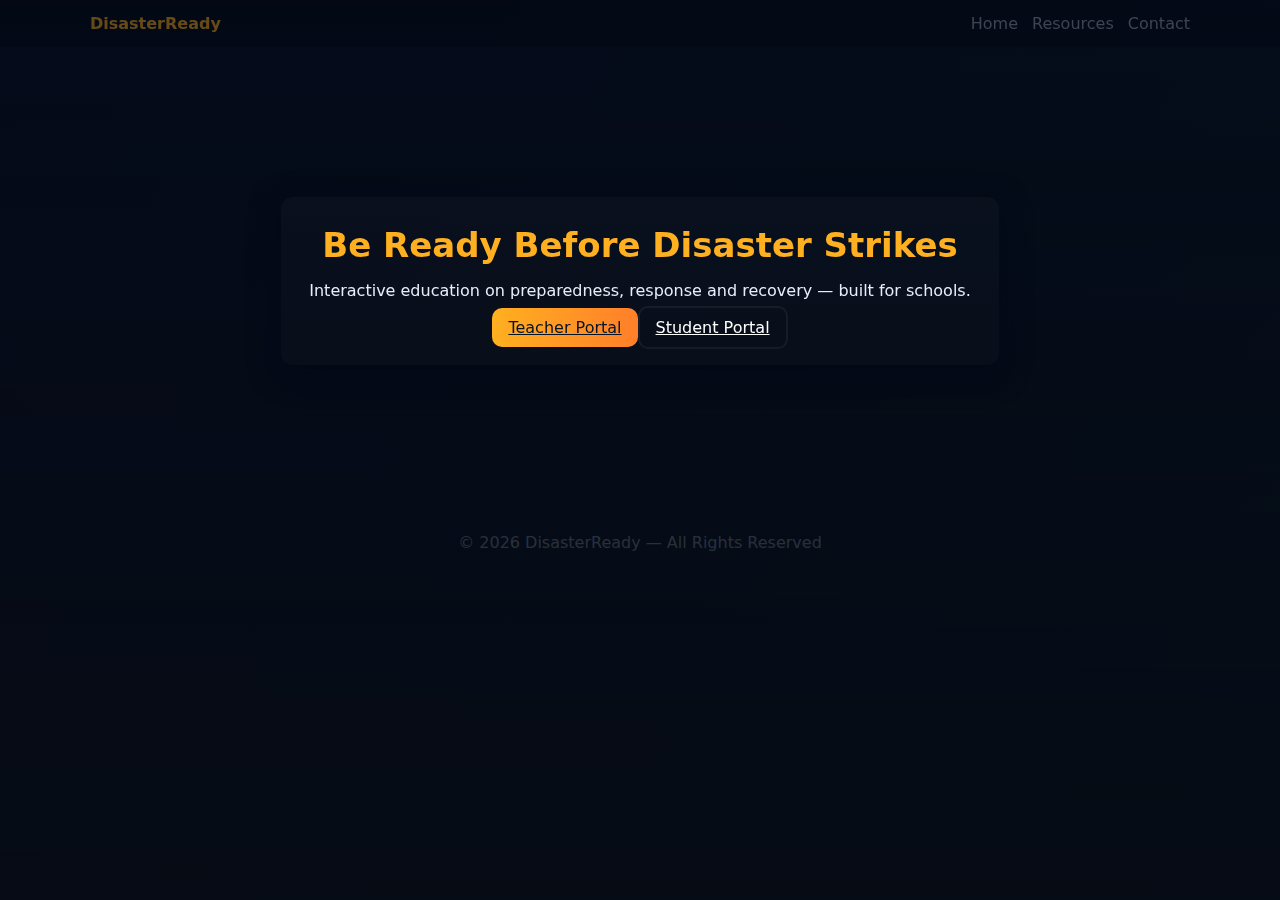
<file: index.html>
<!doctype html>
<html lang="en">
<head><meta charset="utf-8"/><meta name="viewport" content="width=device-width,initial-scale=1"/><title>DisasterReady — Home</title><link rel="stylesheet" href="style.css"></head>
<body class="page-root">
  <header class="topbar"><div class="container topbar-inner"><div class="brand">DisasterReady</div><nav class="nav"><a href="index.html">Home</a><a href="#">Resources</a><a href="#">Contact</a></nav></div></header>
  <main><section class="hero"><div class="hero-overlay"></div><div class="container hero-inner"><div class="hero-card"><h1 class="hero-title">Be Ready Before Disaster Strikes</h1><p class="hero-sub">Interactive education on preparedness, response and recovery — built for schools.</p><div class="cta-row"><a class="btn btn-primary" href="teacher-login.html">Teacher Portal</a><a class="btn btn-ghost" href="student-login.html">Student Portal</a></div></div></div></section></main>
  <footer class="site-footer"><div class="container"><div>© <span id="yearHome"></span> DisasterReady — All Rights Reserved</div></div></footer>
<script>document.getElementById('yearHome').textContent = new Date().getFullYear();</script>
</body></html>
</file>
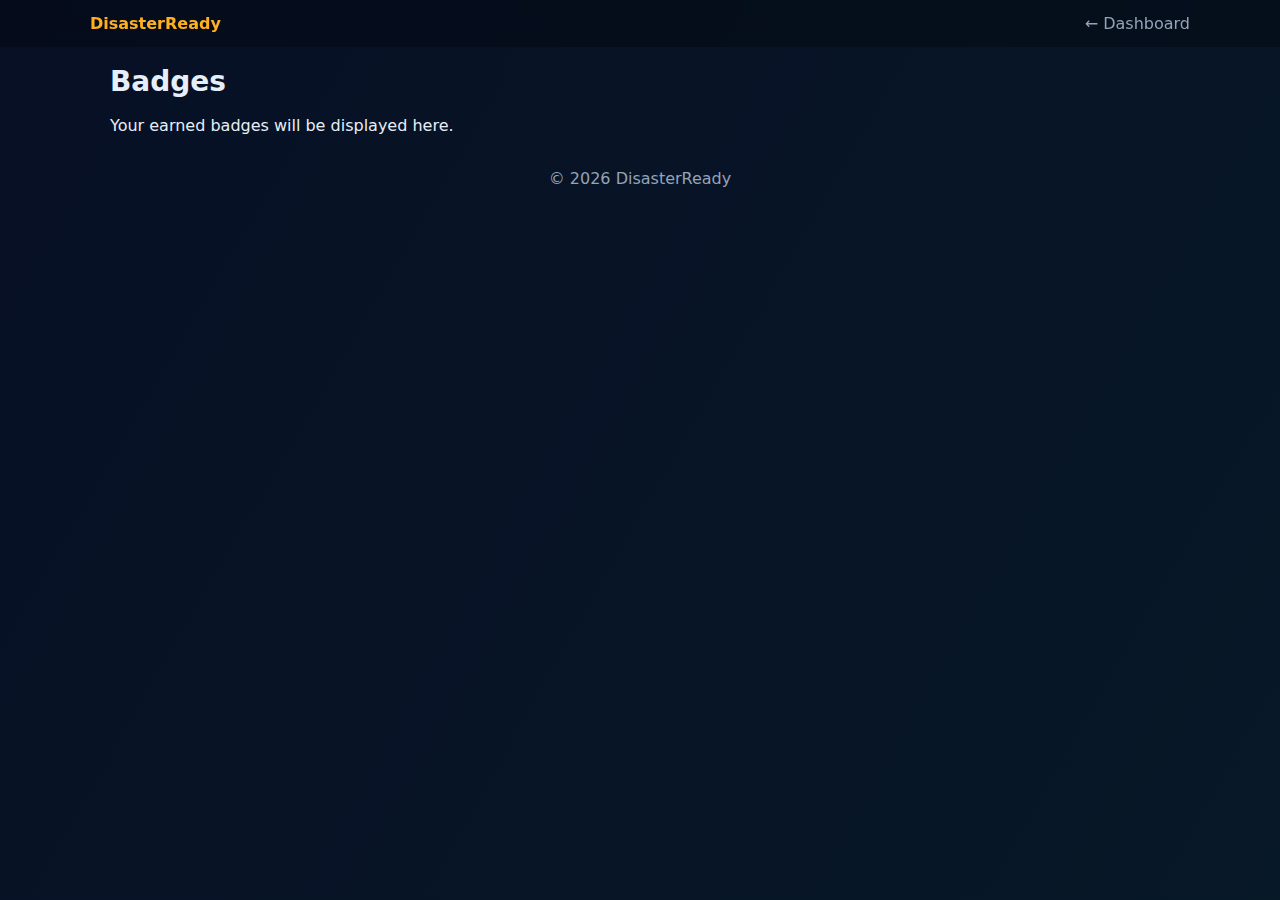
<file: badges.html>
<!doctype html><html lang="en"><head><meta charset="utf-8"/><meta name="viewport" content="width=device-width,initial-scale=1"/><title>Badges</title><link rel="stylesheet" href="style.css"></head><body><header class="topbar"><div class="container topbar-inner"><div class="brand">DisasterReady</div><nav class="nav"><a href="student-dashboard.html">← Dashboard</a></nav></div></header><main class="container"><h1 class="page-heading">Badges</h1><p class="muted">Your earned badges will be displayed here.</p><div id="badgesGrid" class="lessons-grid"></div></main><footer class="site-footer"><div class="container">© <span id="yearBadges"></span> DisasterReady</div></footer><script>document.getElementById('yearBadges').textContent=new Date().getFullYear();</script></body></html>
</file>
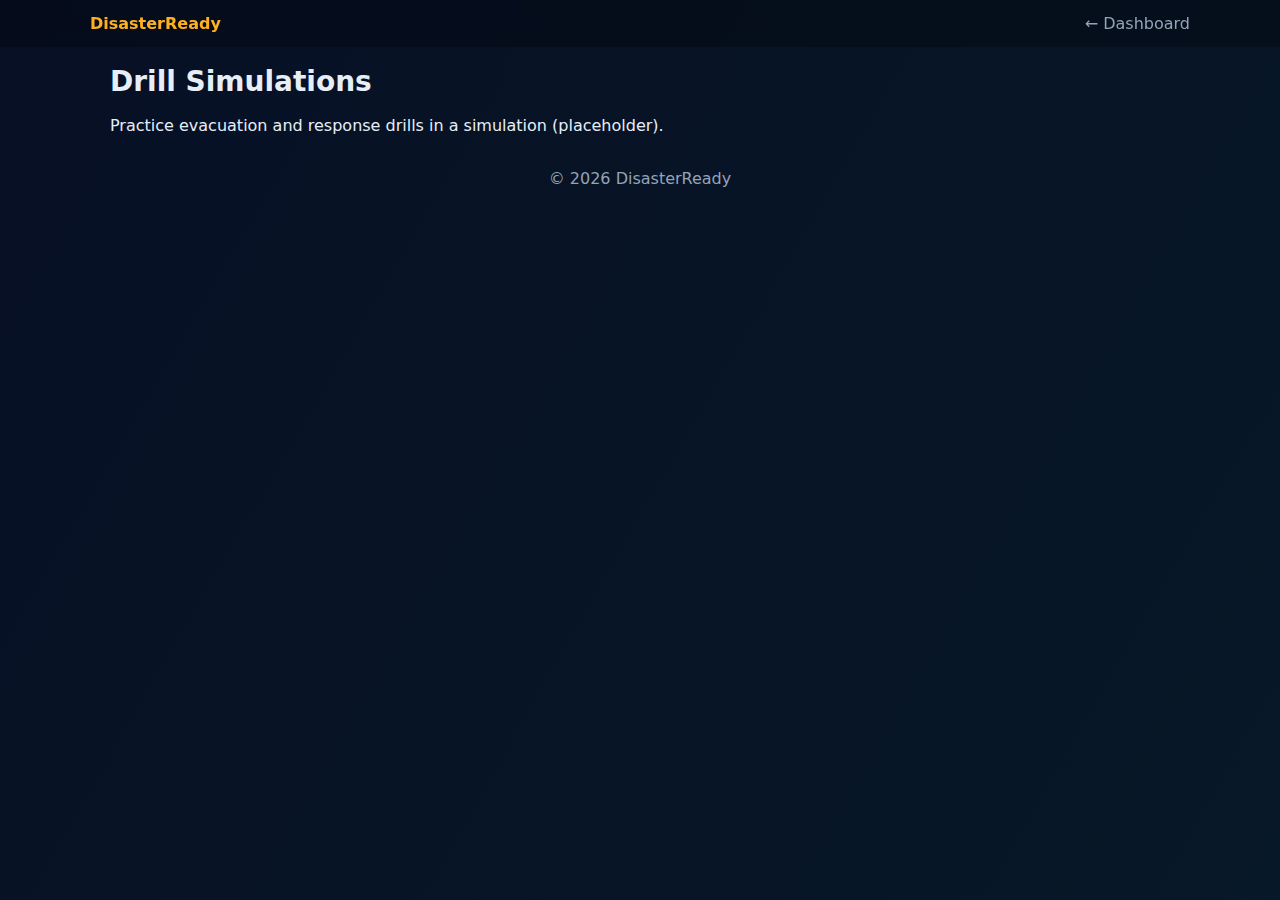
<file: drills.html>
<!doctype html><html lang="en"><head><meta charset="utf-8"/><meta name="viewport" content="width=device-width,initial-scale=1"/><title>Drills</title><link rel="stylesheet" href="style.css"></head><body><header class="topbar"><div class="container topbar-inner"><div class="brand">DisasterReady</div><nav class="nav"><a href="student-dashboard.html">← Dashboard</a></nav></div></header><main class="container"><h1 class="page-heading">Drill Simulations</h1><p class="muted">Practice evacuation and response drills in a simulation (placeholder).</p></main><footer class="site-footer"><div class="container">© <span id="yearDrills"></span> DisasterReady</div></footer><script>document.getElementById('yearDrills').textContent=new Date().getFullYear();</script></body></html>
</file>
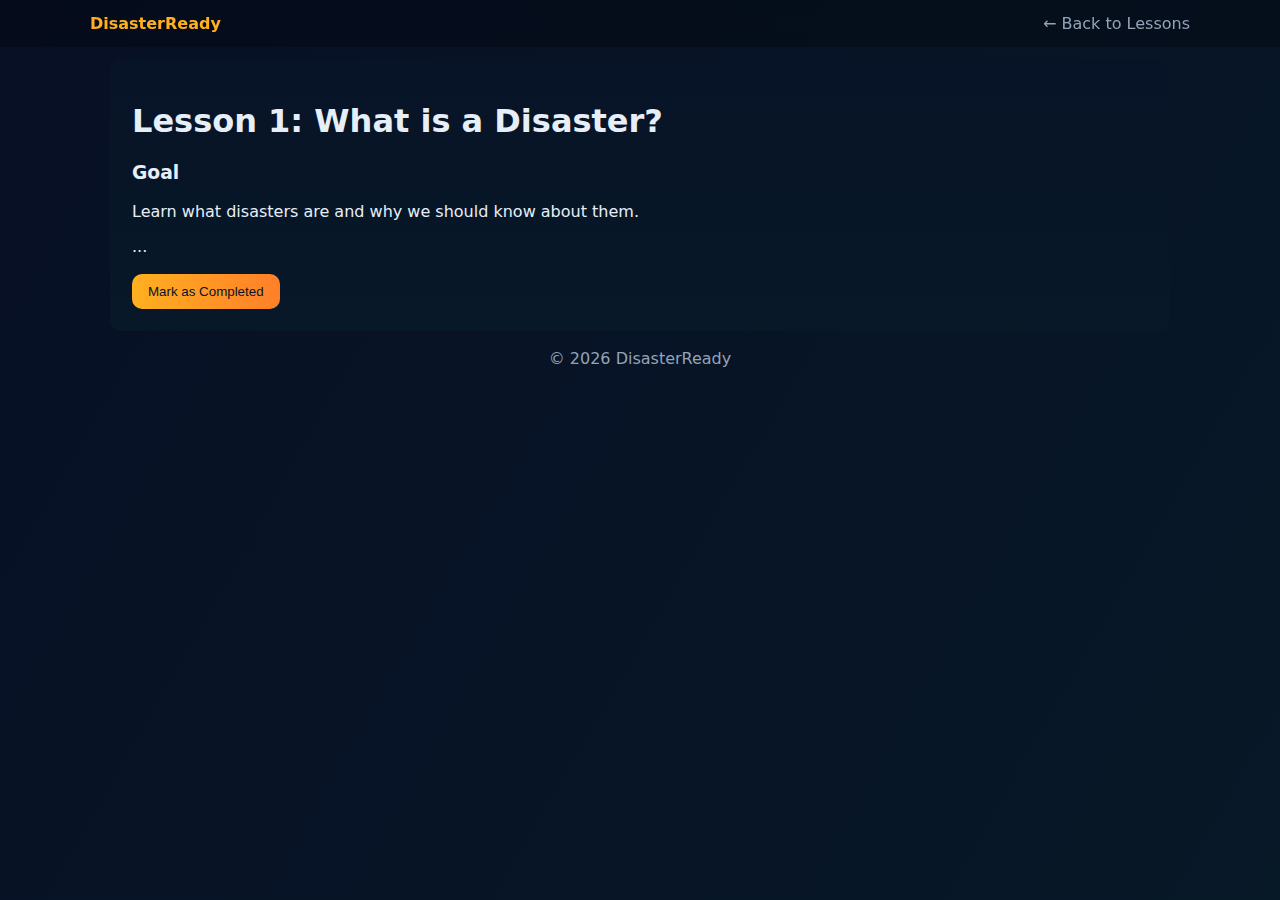
<file: lesson.html>
<!doctype html><html lang="en"><head><meta charset="utf-8"/><meta name="viewport" content="width=device-width,initial-scale=1"/><title>Lesson</title><link rel="stylesheet" href="style.css"></head><body class="lesson-page"><header class="topbar"><div class="container topbar-inner"><div class="brand">DisasterReady</div><nav class="nav"><a href="lessons.html">← Back to Lessons</a></nav></div></header><main class="container lesson-wrapper"><article class="lesson-article"><h1 id="lesson-title"></h1><div id="lesson-body" class="lesson-body"></div><div style="margin-top:18px"><button id="markComplete" class="btn btn-primary">Mark as Completed</button></div></article></main><footer class="site-footer"><div class="container">© <span id="yearLessonView"></span> DisasterReady</div></footer><script src="app.js"></script><script>document.getElementById('yearLessonView').textContent=new Date().getFullYear(); const params=new URLSearchParams(location.search); const id=parseInt(params.get('id')||'0',10); loadLessonById(id); document.getElementById('markComplete').onclick=function(){ const email=localStorage.getItem('studentEmail'); if(!email){ alert('Please login first'); location.href='student-login.html'; return; } const key='studentProgress_'+email; const prog=JSON.parse(localStorage.getItem(key)||'{}'); prog.lessons=prog.lessons||[]; if(!prog.lessons.includes(id)) prog.lessons.push(id); localStorage.setItem(key,JSON.stringify(prog)); alert('Lesson marked complete'); };</script></body></html>
</file>
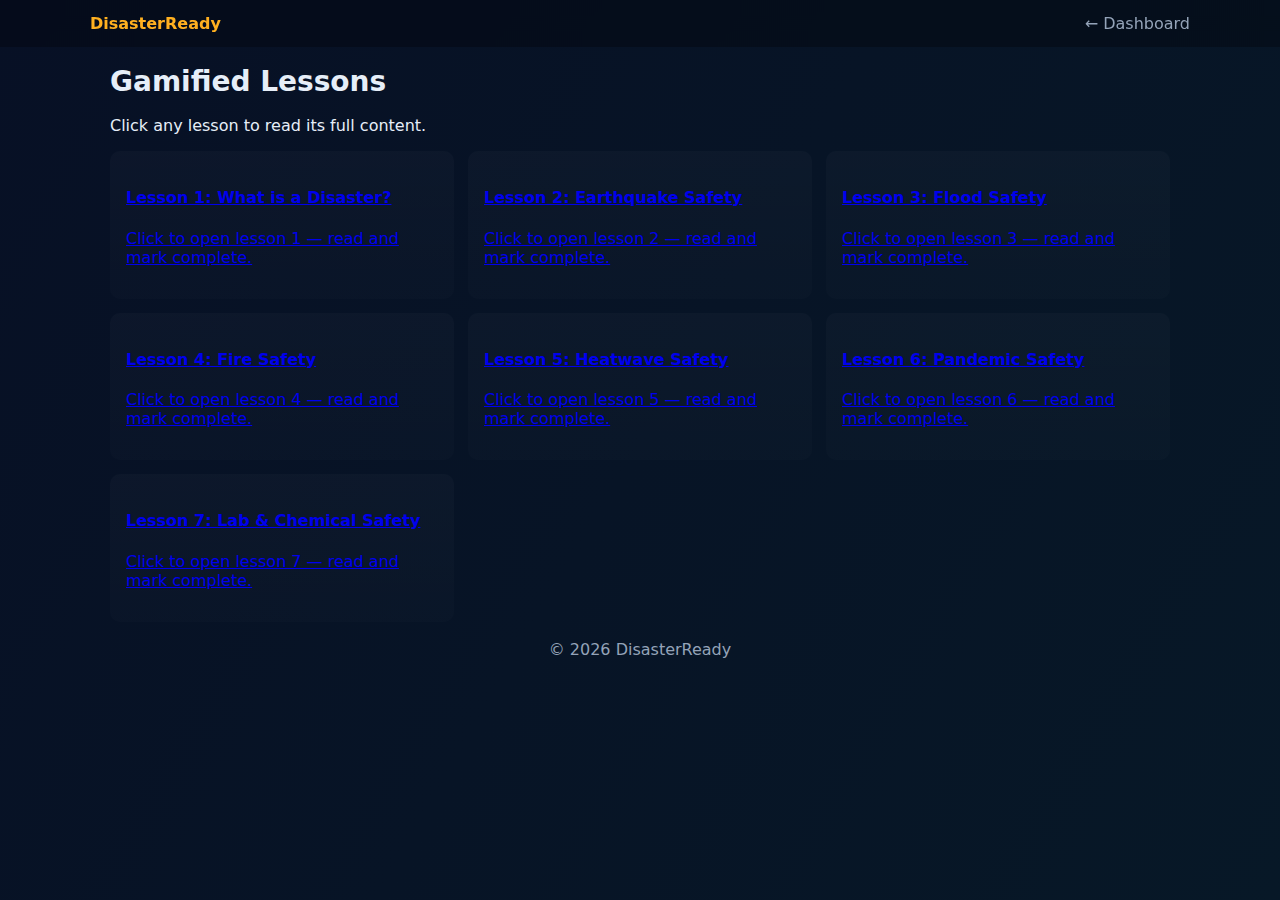
<file: lessons.html>
<!doctype html><html lang="en"><head><meta charset="utf-8"/><meta name="viewport" content="width=device-width,initial-scale=1"/><title>Gamified Lessons</title><link rel="stylesheet" href="style.css"><link href="https://fonts.googleapis.com/css2?family=Nunito:wght@400;600;700&display=swap" rel="stylesheet">
<link rel="stylesheet" href="https://cdnjs.cloudflare.com/ajax/libs/font-awesome/6.5.0/css/all.min.css">
<link rel="stylesheet" href="style.css">
</head><body class="lessons-page"><header class="topbar"><div class="container topbar-inner"><div class="brand">DisasterReady</div><nav class="nav"><a href="student-dashboard.html">← Dashboard</a></nav></div></header><main class="container"><h1 class="page-heading">Gamified Lessons</h1><p class="muted">Click any lesson to read its full content.</p><div id="lessonsGrid" class="lessons-grid"></div></main><footer class="site-footer"><div class="container">© <span id="yearLesson"></span> DisasterReady</div></footer><script src="app.js"></script><script>document.getElementById('yearLesson').textContent = new Date().getFullYear(); renderLessons();</script></body></html>
</file>
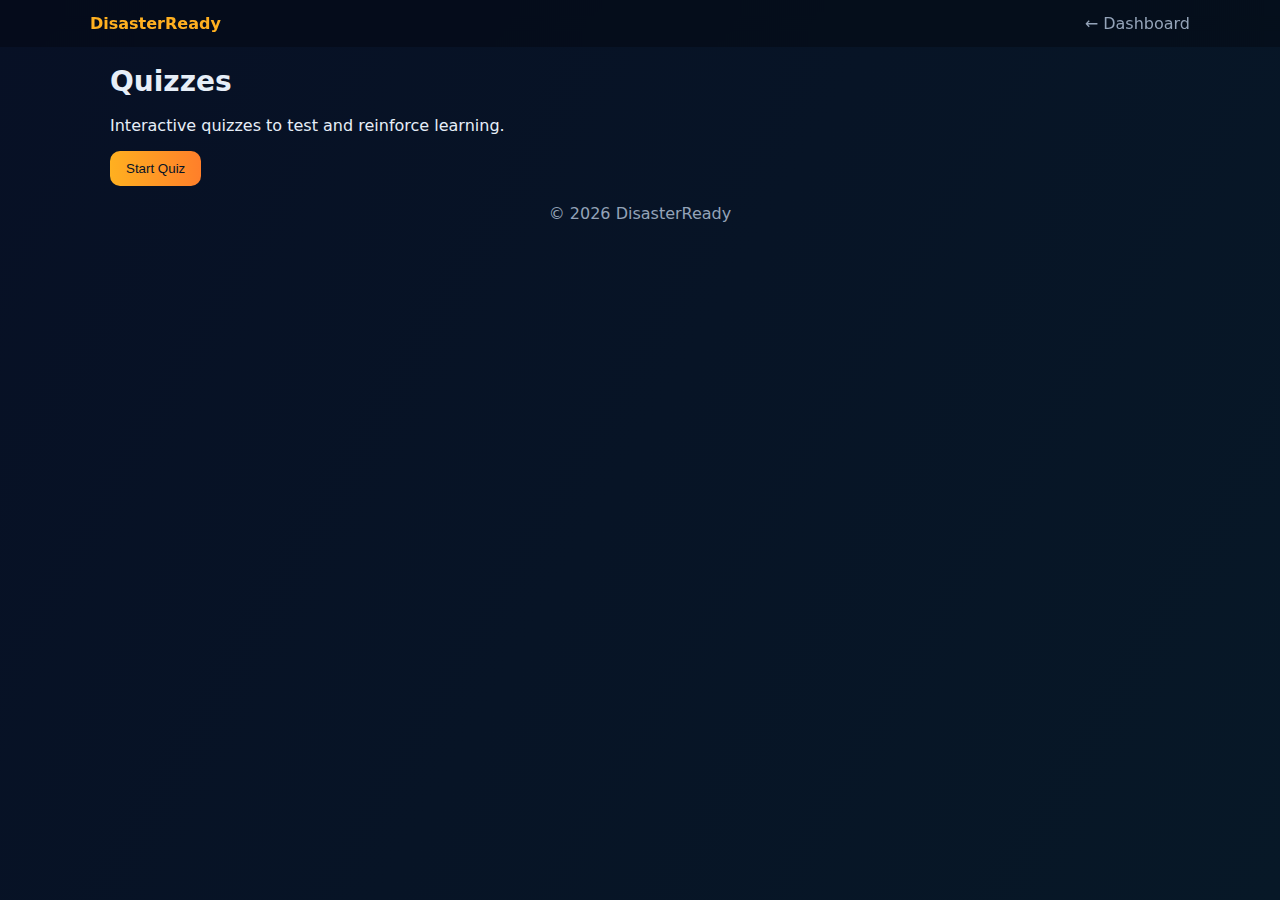
<file: quiz.html>
<!doctype html><html lang="en"><head><meta charset="utf-8"/><meta name="viewport" content="width=device-width,initial-scale=1"/><title>Quiz</title><link rel="stylesheet" href="style.css"></head><body class="quiz-page"><header class="topbar"><div class="container topbar-inner"><div class="brand">DisasterReady</div><nav class="nav"><a href="student-dashboard.html">← Dashboard</a></nav></div></header><main class="container"><h1 class="page-heading">Quizzes</h1><p class="muted">Interactive quizzes to test and reinforce learning.</p><section class="quiz-section"><div id="quizContainer"><button id="startBtn" class="btn btn-primary">Start Quiz</button><div id="quizContent" style="display:none; flex-direction: column;"><div id="question" class="quiz-question"></div><div id="answers" class="quiz-answers"></div><div id="feedback" class="quiz-feedback"></div><div id="tryAgainContainer"></div><div style="display:flex;gap:12px;flex-wrap:wrap;justify-content:center;margin-top:12px"><button id="nextBtn" class="btn btn-primary" style="display:none">Next</button><button id="exitBtn" class="btn btn-ghost" style="display:none">Exit</button></div></div><div id="resultsSummary" style="display:none; margin-top: 20px; font-weight: 700; font-size: 1.15rem; color: #5f005f"></div></div><div id="flowerBlast"></div></section></main><footer class="site-footer"><div class="container">© <span id="yearQuiz"></span> DisasterReady</div></footer><script src="app.js"></script><script src="quiz.js"></script><script>document.getElementById('yearQuiz').textContent = new Date().getFullYear();</script></body></html>
</file>
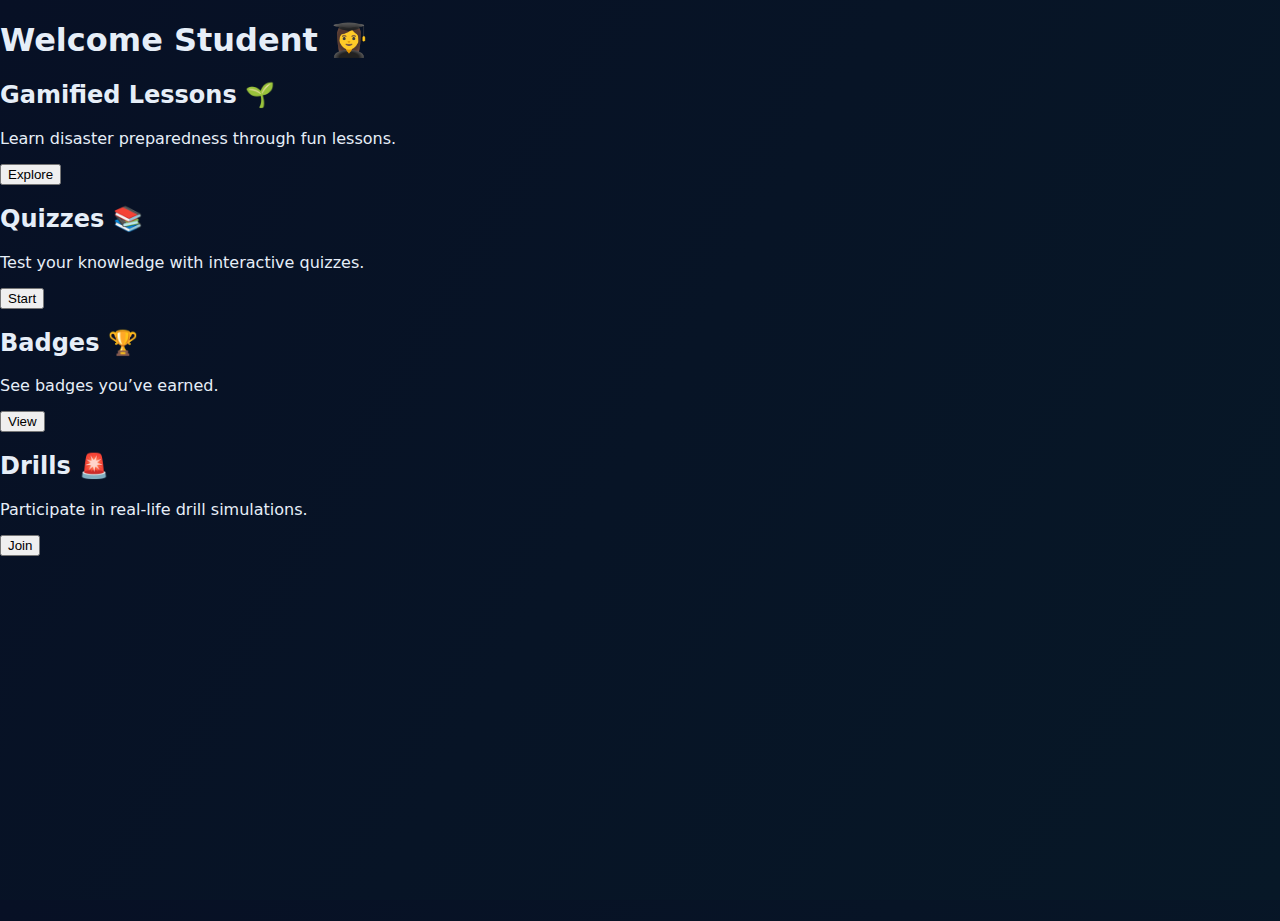
<file: student-dashboard.html>
<!doctype html><html lang="en"><head><meta charset="utf-8"/><meta name="viewport" content="width=device-width,initial-scale=1"/><title>Student Dashboard</title><link rel="stylesheet" href="style.css"></head><body>
  <h1>Welcome Student 👩‍🎓</h1>
  <div class="dashboard">
    <div class="card">
      <i class="fas fa-gamepad"></i>
      <h2>Gamified Lessons 🌱</h2>
      <p>Learn disaster preparedness through fun lessons.</p>
      <a href="gamified-lessons.html"><button>Explore</button></a>
  

  
      <i class="fas fa-question-circle"></i>
      <h2>Quizzes 📚</h2>
      <p>Test your knowledge with interactive quizzes.</p>
      <a href="quiz.html"><button>Start</button></a>
    </div>

    <div class="card">
      <i class="fas fa-trophy"></i>
      <h2>Badges 🏆</h2>
      <p>See badges you’ve earned.</p>
      <a href="badges.html"><button>View</button></a>
    

    
      <i class="fas fa-bullhorn"></i>
      <h2>Drills 🚨</h2>
      <p>Participate in real-life drill simulations.</p>
      <a href="drills.html"><button>Join</button></a>
    </div>
  </div>
</body>
</html>
</file>
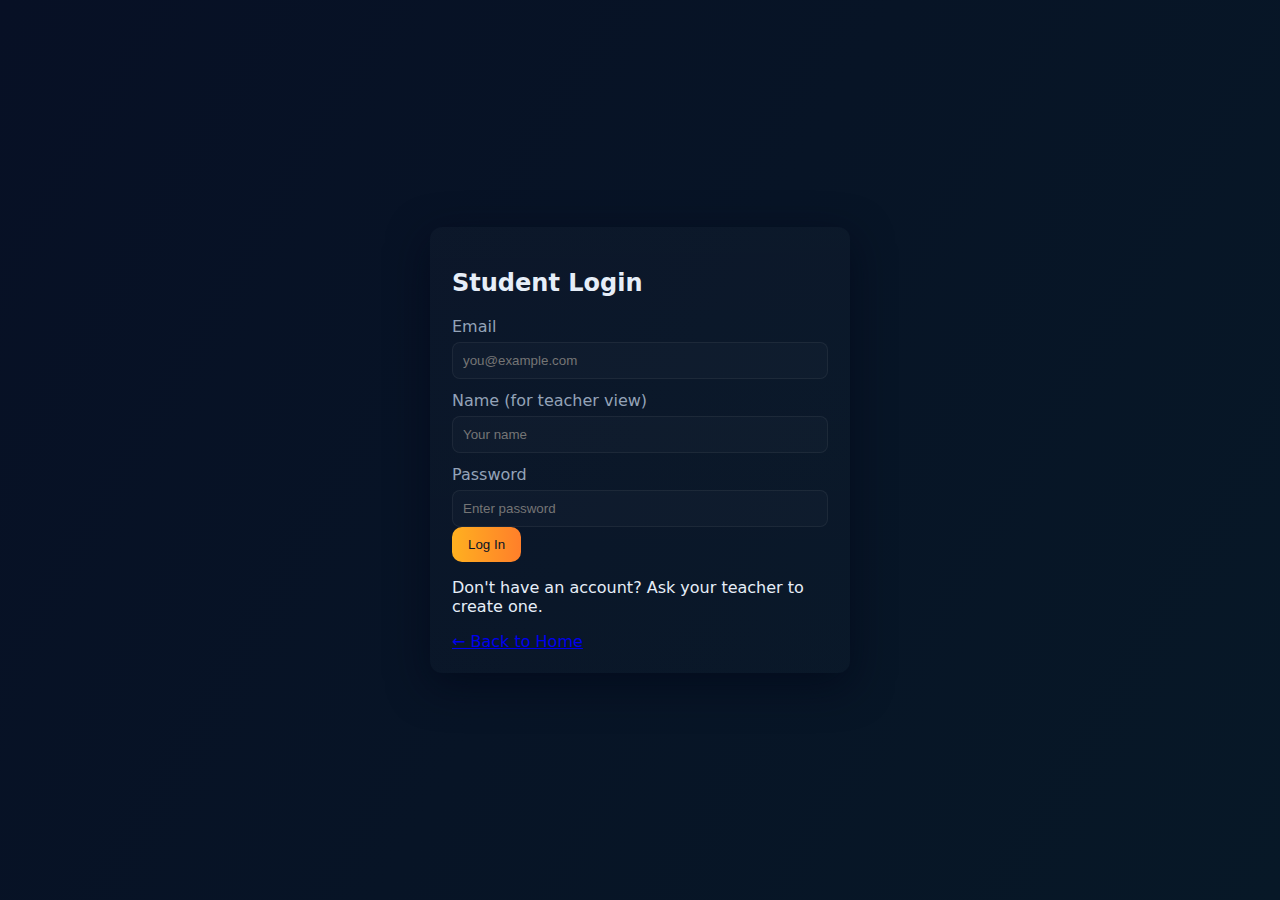
<file: student-login.html>
<!doctype html><html lang="en"><head><meta charset="utf-8"/><meta name="viewport" content="width=device-width,initial-scale=1"/><title>Student Login</title><link rel="stylesheet" href="style.css"></head><body class="auth-page"><div class="auth-container"><div class="auth-card"><h2>Student Login</h2><div id="saved-email-area" class="saved-email-area" style="display:none"><div class="label">Use saved email:</div><button id="use-saved-email" class="chip"></button></div><form id="student-login-form" onsubmit="loginStudent(event)"><label class="field-label">Email</label><input id="email" type="email" placeholder="you@example.com" required><label class="field-label">Name (for teacher view)</label><input id="name" type="text" placeholder="Your name" required><label class="field-label">Password</label><input id="password" type="password" placeholder="Enter password" required><button class="btn btn-primary" type="submit">Log In</button></form><p class="hint">Don't have an account? Ask your teacher to create one.</p><a class="link-back" href="index.html">← Back to Home</a></div></div><script src="app.js"></script><script>const saved = localStorage.getItem('studentEmail'); if (saved) { document.getElementById('saved-email-area').style.display = 'flex'; const chip = document.getElementById('use-saved-email'); chip.textContent = saved; chip.onclick = () => { document.getElementById('email').value = saved; }; }</script></body></html>
</file>
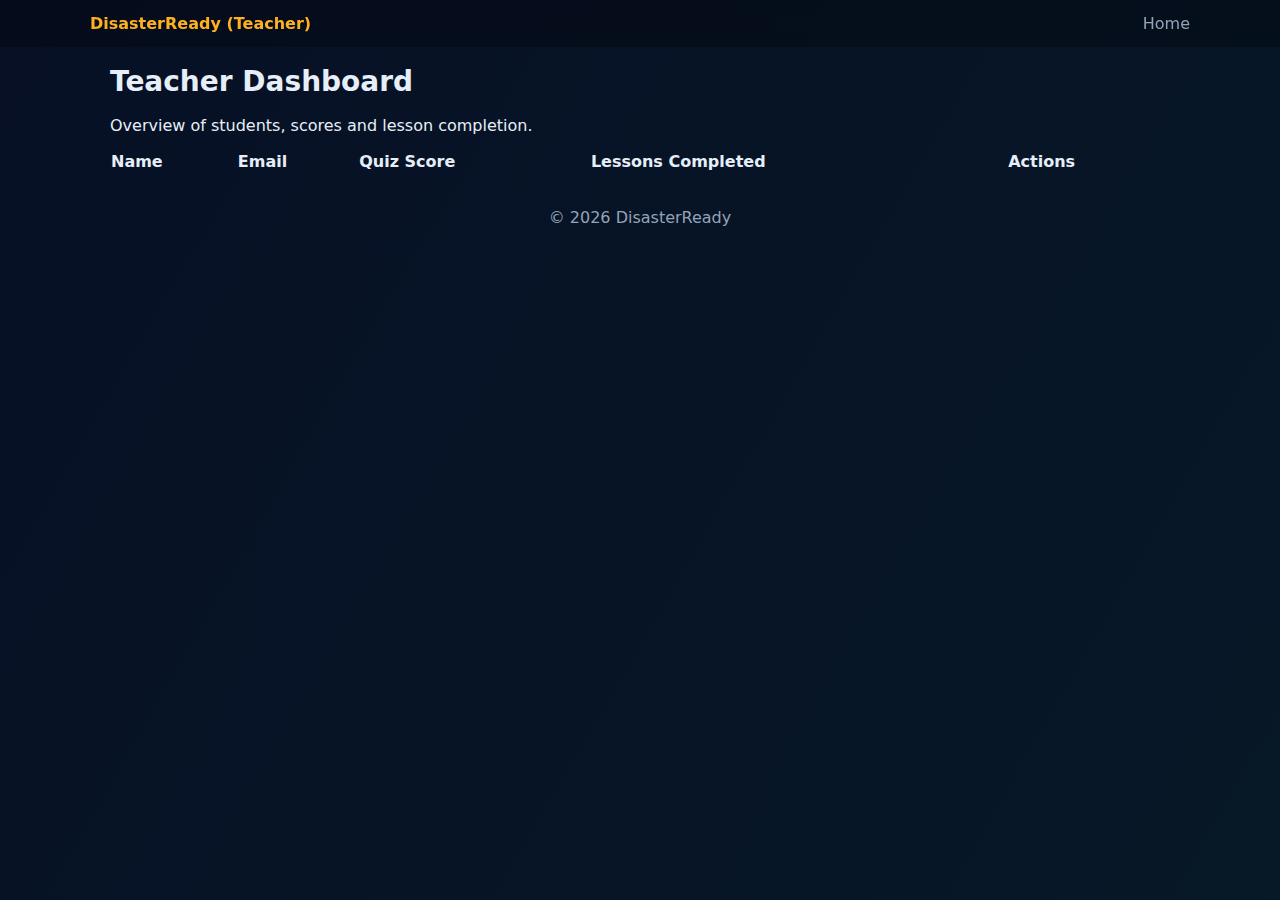
<file: teacher-dashboard.html>
<!doctype html><html lang="en"><head><meta charset="utf-8"/><meta name="viewport" content="width=device-width,initial-scale=1"/><title>Teacher Dashboard</title><link rel="stylesheet" href="style.css"></head><body><header class="topbar"><div class="container topbar-inner"><div class="brand">DisasterReady (Teacher)</div><nav class="nav"><a href="index.html">Home</a></nav></div></header><main class="container"><h1 class="page-heading">Teacher Dashboard</h1><p class="muted">Overview of students, scores and lesson completion.</p><div style="overflow:auto"><table id="studentsTable" style="width:100%;border-collapse:collapse"><thead><tr style="text-align:left"><th>Name</th><th>Email</th><th>Quiz Score</th><th>Lessons Completed</th><th>Actions</th></tr></thead><tbody></tbody></table></div><div id="studentDetail" style="margin-top:18px"></div></main><footer class="site-footer"><div class="container">© <span id="yearTeacher"></span> DisasterReady</div></footer><script src="app.js"></script><script>document.getElementById('yearTeacher').textContent=new Date().getFullYear(); renderTeacherTable();</script></body></html>
</file>
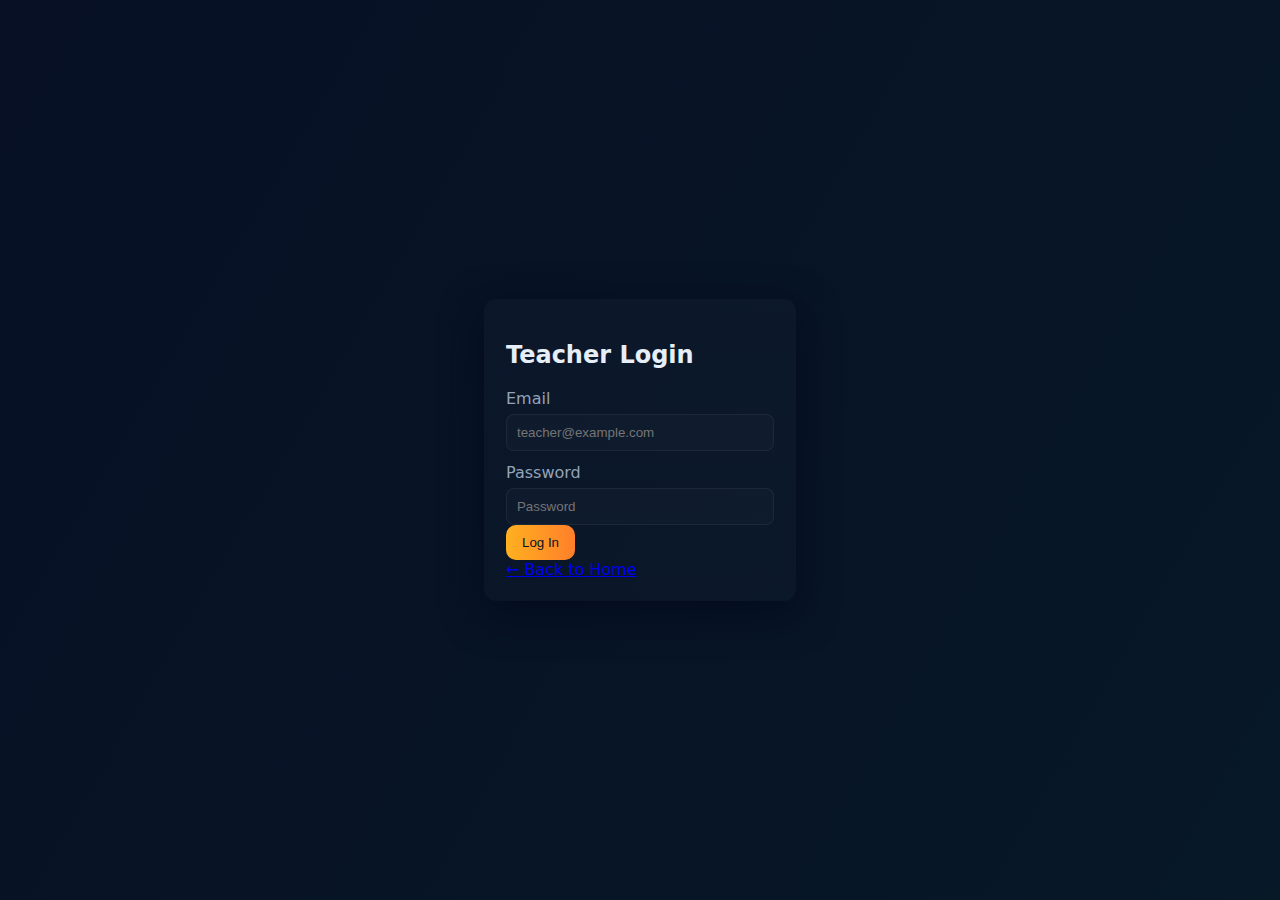
<file: teacher-login.html>
<!doctype html><html lang="en"><head><meta charset="utf-8"/><meta name="viewport" content="width=device-width,initial-scale=1"/><title>Teacher Login</title><link rel="stylesheet" href="style.css"></head><body class="auth-page"><div class="auth-container"><div class="auth-card"><h2>Teacher Login</h2><form id="teacher-login-form" onsubmit="loginTeacher(event)"><label class="field-label">Email</label><input id="t-email" type="email" placeholder="teacher@example.com" required><label class="field-label">Password</label><input id="t-password" type="password" placeholder="Password" required><button class="btn btn-primary" type="submit">Log In</button></form><a class="link-back" href="index.html">← Back to Home</a></div></div><script src="app.js"></script></body></html>
</file>
<file: style.css>
:root{--accent:#ffb020;--muted:#94a3b8;--glass: rgba(255,255,255,0.04);--radius:12px;--maxw:1100px}*{box-sizing:border-box}html,body{height:100%}body{margin:0;font-family:Inter,system-ui,Arial;background:linear-gradient(120deg,#071025,#071827);color:#e6eef8} .container{max-width:var(--maxw);margin:0 auto;padding:0 20px} .topbar{position:sticky;top:0;backdrop-filter: blur(6px);background:rgba(2,6,12,0.4)} .topbar-inner{display:flex;align-items:center;justify-content:space-between;padding:14px 0} .brand{font-weight:800;color:var(--accent)} .nav a{color:var(--muted);margin-left:14px;text-decoration:none}.hero{min-height:52vh;display:flex;align-items:center;justify-content:center;background-image:url('https://images.unsplash.com/photo-1509474520651-8c05f7c0b3f9?q=80&w=1600&auto=format&fit=crop');background-size:cover;background-position:center}.hero-overlay{position:absolute;inset:0;background:linear-gradient(180deg,rgba(3,7,18,0.6),rgba(6,10,18,0.85))}.hero-card{position:relative;padding:28px;border-radius:var(--radius);background:linear-gradient(180deg,rgba(255,255,255,0.02),rgba(255,255,255,0.01));box-shadow:0 8px 30px rgba(2,6,23,0.6);text-align:center}.hero-title{font-size:34px;color:var(--accent);margin:0}.cta-row{margin-top:18px}.btn{padding:10px 16px;border-radius:10px;border:none;cursor:pointer}.btn-primary{background:linear-gradient(90deg,var(--accent),#ff7f2a);color:#071327}.btn-ghost{background:transparent;border:2px solid rgba(255,255,255,0.06);color:#fff}.auth-page{display:flex;align-items:center;justify-content:center;min-height:80vh}.auth-card{background:linear-gradient(180deg,rgba(255,255,255,0.02),rgba(255,255,255,0.01));padding:22px;border-radius:12px;max-width:420px;box-shadow:0 12px 40px rgba(2,6,23,0.6)}.field-label{display:block;margin-top:12px;margin-bottom:6px;color:var(--muted)}input{width:100%;padding:10px;border-radius:8px;border:1px solid rgba(255,255,255,0.06);background:rgba(255,255,255,0.02);color:#eaf4ff}.page-heading{font-size:28px;margin:18px 0}.dashboard-tiles{display:grid;grid-template-columns:repeat(auto-fit,minmax(220px,1fr));gap:18px}.tile{background:linear-gradient(180deg,rgba(255,255,255,0.02),rgba(255,255,255,0.01));padding:20px;border-radius:12px;box-shadow:0 8px 20px rgba(2,6,23,0.45);text-decoration:none;color:inherit}.lessons-grid{display:grid;grid-template-columns:repeat(auto-fit,minmax(260px,1fr));gap:14px;margin-top:14px}.lesson-card{background:linear-gradient(180deg,#ffffff06,#ffffff03);padding:16px;border-radius:10px}.lesson-article{background:linear-gradient(180deg,#071427,#071827);padding:22px;border-radius:12px;margin-top:12px}.quiz-answers{display:grid;grid-template-columns:repeat(auto-fit,minmax(220px,1fr));gap:12px}.quiz-answers button{padding:12px 16px;border-radius:10px;border:2px solid transparent;background:#f3e3ff;color:#580035;font-weight:700;cursor:pointer;position:relative}.flowerParticle{position:absolute;font-size:28px;user-select:none;animation-name:flyUp;animation-timing-function:linear;animation-fill-mode:forwards}@keyframes flyUp{0%{opacity:1;transform:translate(0,0) scale(1)}100%{opacity:0;transform:translate(var(--x),-120vh) scale(0.8)}}.site-footer{padding:18px 0;text-align:center;color:var(--muted);margin-top:28px
                                                                                                                                                                                                                                                                                                                                                                                                                                                                                                                                                                                                                                                                                                                                                                                                                                                                                                                                                                                                                                                                                                                                                                                                                                                                                                                                                                                                                                                                                                                                                                                                                                                                                                                                                                                                                                                                                                                                                                                                                                                                                                                                                                                                                                                                                                                                                                                                                                                                                                                                                                                                                                                                                                                                                                                                                                                                                                                                                                                                                                                                                                                                                                                                                                                                                                       html, body {
  margin: 0;
  padding: 0;
  font-family: 'Poppins', sans-serif;
  background: linear-gradient(135deg,#00b4db,#0083b0);
  background-size: 400% 400%;
  animation: bgMove 20s ease infinite;
  color: #fff;
  min-height: 100vh;
}

@keyframes bgMove {
  0% {background-position:0% 50%;}
  50% {background-position:100% 50%;}
  100% {background-position:0% 50%;}
}

h1,h2,h3 {
  text-align: center;
  text-shadow: 0 3px 6px rgba(0,0,0,0.3);
}

.card {
  background: rgba(255,255,255,0.1);
  border-radius: 20px;
  padding: 20px;
  margin: 20px;
  text-align: center;
  box-shadow: 0 8px 20px rgba(0,0,0,0.2);
  transition: transform .3s, box-shadow .3s;
}
.card:hover {
  transform: scale(1.05);
  box-shadow: 0 12px 30px rgba(0,0,0,0.3);
}

.card i {
  font-size: 48px;
  margin-bottom: 10px;
}

button {
  background: #ff9800;
  border: none;
  border-radius: 30px;
  padding: 12px 30px;
  color: #fff;
  font-weight: 600;
  font-size: 1.1rem;
  cursor: pointer;
  transition: background .3s;
}
button:hover {
  background:#f57c00;
}
body {
  font-family: 'Nunito', sans-serif;
  background: linear-gradient(135deg, #e0f7fa, #ffffff);
  color: #333;
  margin: 0;
  padding: 20px;
}

h1 {
  text-align: center;
  font-size: 2.5rem;
  color: #00695c;
}

.subtitle {
  text-align: center;
  color: #555;
  margin-bottom: 30px;
}

.lessons-grid {
  display: grid;
  grid-template-columns: repeat(auto-fit, minmax(280px, 1fr));
  gap: 20px;
  max-width: 1200px;
  margin: 0 auto;
}

.lesson-card {
  background: #ffffff;
  border-radius: 16px;
  padding: 20px;
  box-shadow: 0 4px 8px rgba(0,0,0,0.1);
  text-align: center;
  transition: transform 0.3s ease;
}

.lesson-card:hover {
  transform: translateY(-5px);
}

.lesson-card i {
  font-size: 3rem;
  color: #29b6f6;
  margin-bottom: 10px;
}

.lesson-card h2 {
  font-size: 1.25rem;
  color: #333;
  margin-bottom: 15px;
}

.lesson-btn {
  display: inline-block;
  background: #29b6f6;
  color: #fff;
  padding: 10px 15px;
  border-radius: 8px;
  text-decoration: none;
  font-weight: bold;
  transition: background 0.3s ease;
}

.lesson-btn:hover {
  background: #0288d1;
}

}
</file>
